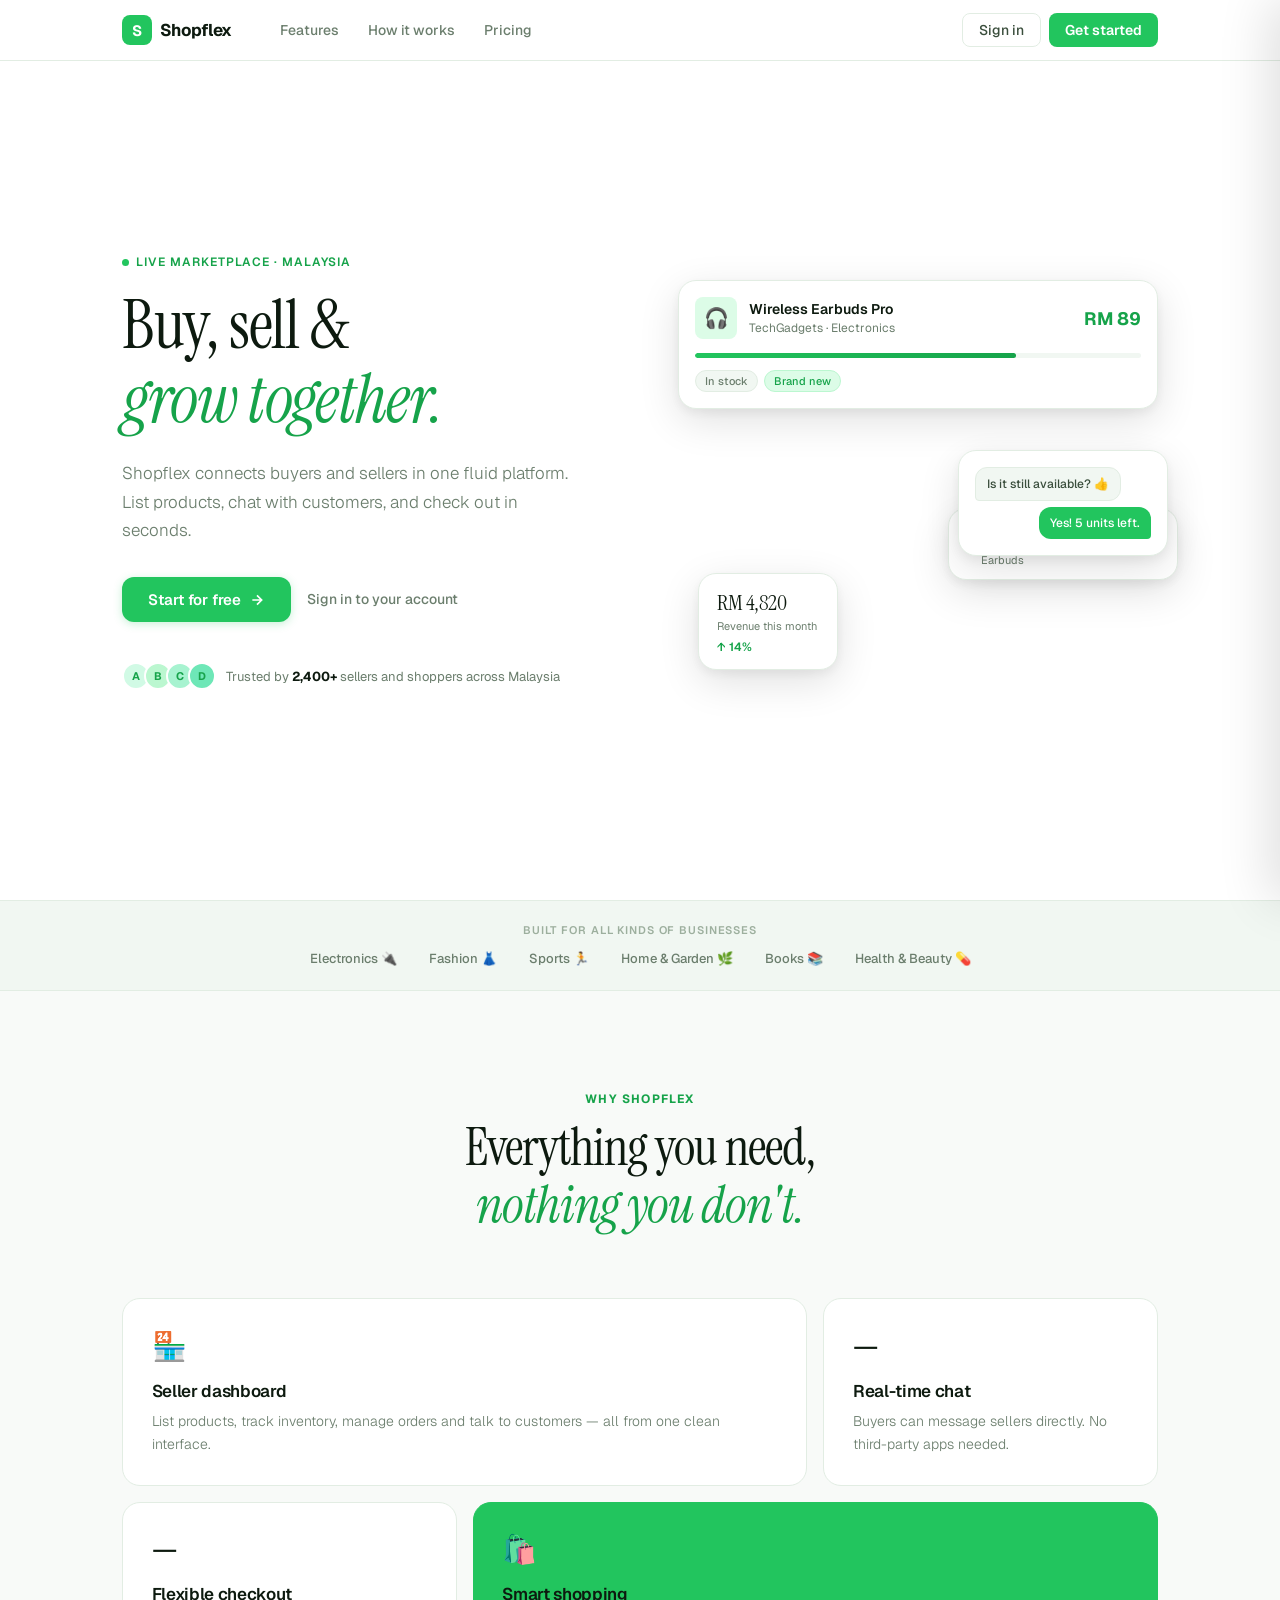
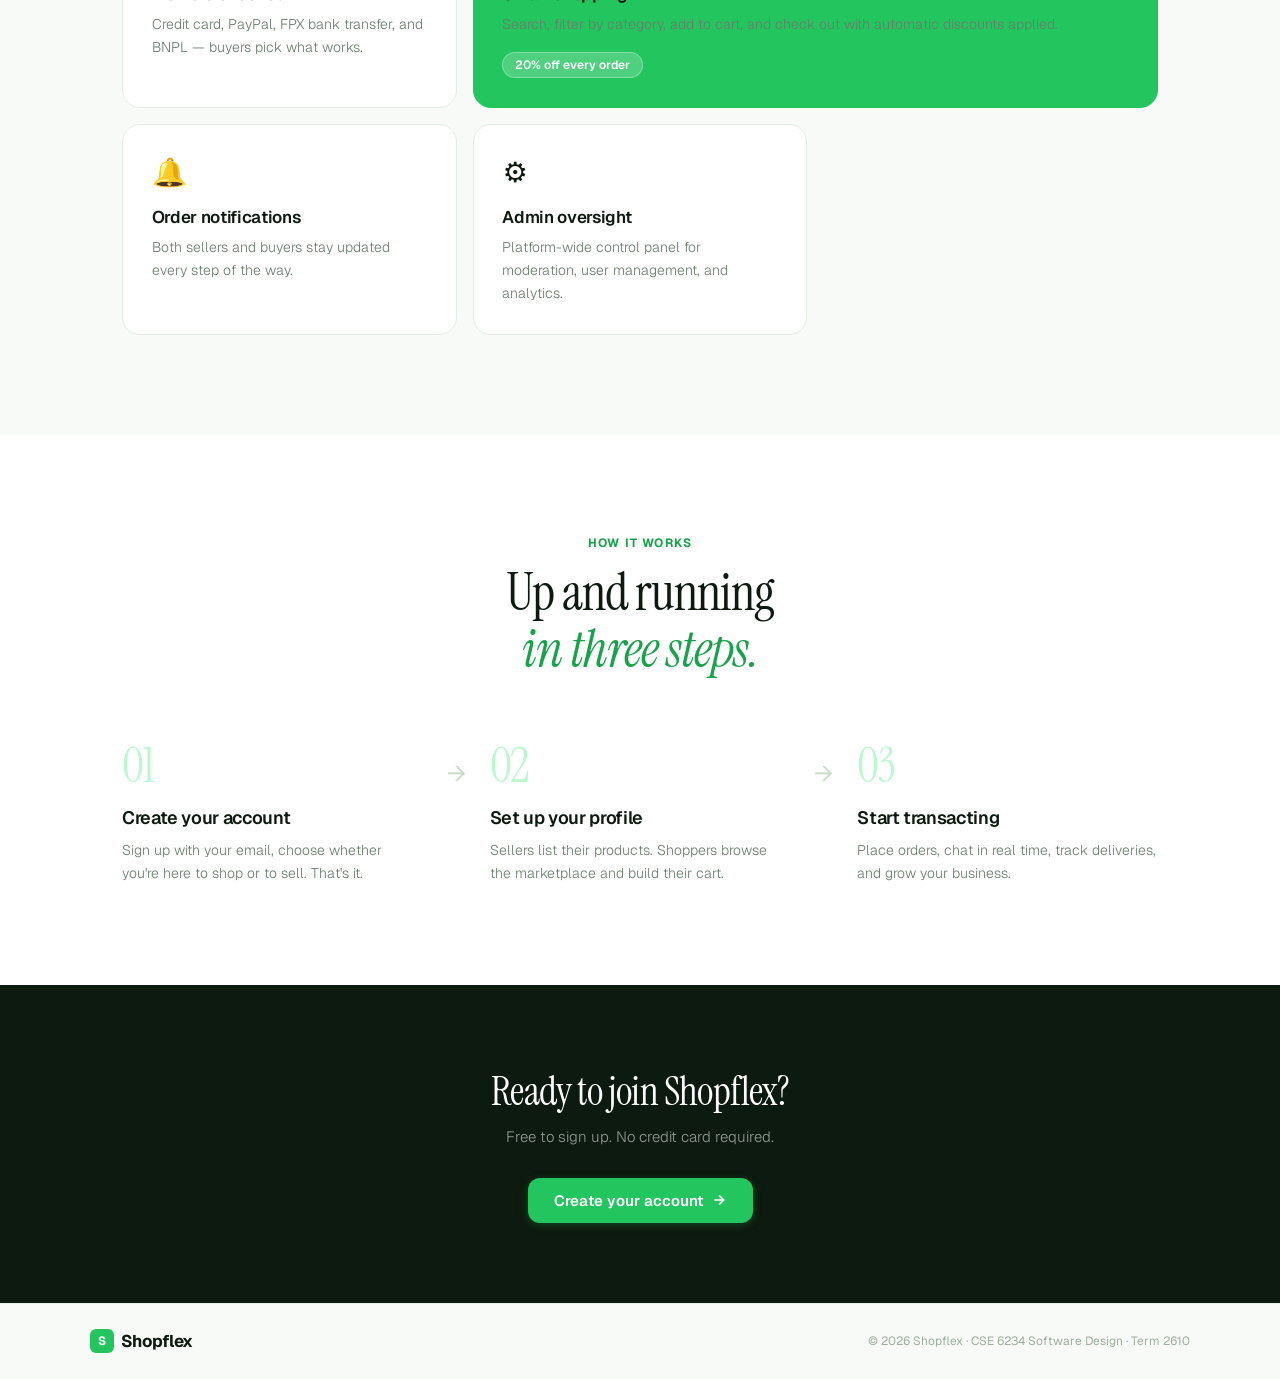
<file: index.html>
<!DOCTYPE html>
<html lang="en">
<head>
  <meta charset="UTF-8" />
  <meta name="viewport" content="width=device-width, initial-scale=1.0" />
  <title>Shopflex — The smarter marketplace</title>
  <link rel="preconnect" href="https://fonts.googleapis.com" />
  <link rel="preconnect" href="https://fonts.gstatic.com" crossorigin />
  <link href="https://fonts.googleapis.com/css2?family=Instrument+Serif:ital@0;1&family=Geist:wght@300;400;500;600;700&display=swap" rel="stylesheet" />
  <link rel="stylesheet" href="css/base.css" />
  <link rel="stylesheet" href="css/landing.css" />
  <link rel="stylesheet" href="css/auth.css" />
</head>
<body>

  <!-- ═══ NAVBAR ═══ -->
  <header class="navbar" id="navbar">
    <div class="nav-inner">
      <a class="nav-brand" href="#">
        <span class="brand-mark">S</span>
        <span class="brand-name">Shopflex</span>
      </a>
      <nav class="nav-links">
        <a href="#features">Features</a>
        <a href="#how">How it works</a>
        <a href="#pricing">Pricing</a>
      </nav>
      <div class="nav-actions">
        <button class="btn-nav-ghost" onclick="window.location.href='auth.html';">Sign in</button>
        <button class="btn-nav-green" onclick="window.location.href='auth.html';">Get started</button>
      </div>
    </div>
  </header>

  <!-- ═══ HERO ═══ -->
  <section class="hero">
    <div class="hero-inner">
      <div class="hero-label">
        <span class="label-dot"></span>
        Live marketplace · Malaysia
      </div>
      <h1 class="hero-heading">
        Buy, sell &amp;<br/>
        <em>grow together.</em>
      </h1>
      <p class="hero-sub">
        Shopflex connects buyers and sellers in one fluid platform.
        List products, chat with customers, and check out in seconds.
      </p>
      <div class="hero-cta">
        <button class="btn-hero-primary" onclick="window.location.href='auth.html';">
          Start for free
          <svg width="16" height="16" viewBox="0 0 24 24" fill="none" stroke="currentColor" stroke-width="2.5"><path d="M5 12h14M12 5l7 7-7 7"/></svg>
        </button>
        <button class="btn-hero-ghost" onclick="Auth.openPanel('login')">Sign in to your account</button>
      </div>

      <div class="hero-social-proof">
        <div class="proof-avatars">
          <div class="proof-av" style="background:#D1FAE5">A</div>
          <div class="proof-av" style="background:#BBF7D0">B</div>
          <div class="proof-av" style="background:#A7F3D0">C</div>
          <div class="proof-av" style="background:#6EE7B7">D</div>
        </div>
        <p class="proof-text">Trusted by <strong>2,400+</strong> sellers and shoppers across Malaysia</p>
      </div>
    </div>

    <!-- Hero visual -->
    <div class="hero-visual">
      <div class="hero-card card-main">
        <div class="hcard-top">
          <div class="hcard-avatar">🎧</div>
          <div>
            <div class="hcard-name">Wireless Earbuds Pro</div>
            <div class="hcard-seller">TechGadgets · Electronics</div>
          </div>
          <div class="hcard-price">RM 89</div>
        </div>
        <div class="hcard-bar">
          <div class="hcard-bar-fill"></div>
        </div>
        <div class="hcard-bottom">
          <span class="hcard-tag">In stock</span>
          <span class="hcard-tag hcard-tag-green">Brand new</span>
        </div>
      </div>

      <div class="hero-card card-notif">
        <div class="notif-dot"></div>
        <div class="notif-body">
          <strong>New order!</strong>
          <p>Ali Hassan bought Wireless Earbuds</p>
        </div>
        <div class="notif-time">now</div>
      </div>

      <div class="hero-card card-stat">
        <div class="stat-value">RM 4,820</div>
        <div class="stat-label">Revenue this month</div>
        <div class="stat-trend">↑ 14%</div>
      </div>

      <div class="hero-card card-msg">
        <div class="msg-bubble msg-in">Is it still available? 👍</div>
        <div class="msg-bubble msg-out">Yes! 5 units left.</div>
      </div>
    </div>
  </section>

  <!-- ═══ LOGO STRIP ═══ -->
  <div class="logo-strip">
    <div class="strip-label">Built for all kinds of businesses</div>
    <div class="strip-items">
      <span>Electronics 🔌</span>
      <span>Fashion 👗</span>
      <span>Sports 🏃</span>
      <span>Home & Garden 🌿</span>
      <span>Books 📚</span>
      <span>Health & Beauty 💊</span>
    </div>
  </div>

  <!-- ═══ FEATURES ═══ -->
  <section class="features" id="features">
    <div class="section-inner">
      <div class="section-header">
        <p class="section-eyebrow">Why Shopflex</p>
        <h2 class="section-title">Everything you need,<br/><em>nothing you don't.</em></h2>
      </div>
      <div class="features-grid">
        <div class="feature-card feature-large">
          <div class="feat-icon">🏪</div>
          <h3>Seller dashboard</h3>
          <p>List products, track inventory, manage orders and talk to customers — all from one clean interface.</p>
        </div>
        <div class="feature-card">
          <div class="feat-icon">—</div>
          <h3>Real-time chat</h3>
          <p>Buyers can message sellers directly. No third-party apps needed.</p>
        </div>
        <div class="feature-card">
          <div class="feat-icon">—</div>
          <h3>Flexible checkout</h3>
          <p>Credit card, PayPal, FPX bank transfer, and BNPL — buyers pick what works.</p>
        </div>
        <div class="feature-card feature-large feature-green">
          <div class="feat-icon">🛍️</div>
          <h3>Smart shopping</h3>
          <p>Search, filter by category, add to cart, and check out with automatic discounts applied.</p>
          <div class="feat-badge">20% off every order</div>
        </div>
        <div class="feature-card">
          <div class="feat-icon">🔔</div>
          <h3>Order notifications</h3>
          <p>Both sellers and buyers stay updated every step of the way.</p>
        </div>
        <div class="feature-card">
          <div class="feat-icon">⚙️</div>
          <h3>Admin oversight</h3>
          <p>Platform-wide control panel for moderation, user management, and analytics.</p>
        </div>
      </div>
    </div>
  </section>

  <!-- ═══ HOW IT WORKS ═══ -->
  <section class="how" id="how">
    <div class="section-inner">
      <div class="section-header">
        <p class="section-eyebrow">How it works</p>
        <h2 class="section-title">Up and running<br/><em>in three steps.</em></h2>
      </div>
      <div class="steps-layout">
        <div class="step-col" onclick="Auth.openPanel('signup')">
          <div class="step-num">01</div>
          <h3>Create your account</h3>
          <p>Sign up with your email, choose whether you're here to shop or to sell. That's it.</p>
        </div>
        <div class="step-arrow">→</div>
        <div class="step-col">
          <div class="step-num">02</div>
          <h3>Set up your profile</h3>
          <p>Sellers list their products. Shoppers browse the marketplace and build their cart.</p>
        </div>
        <div class="step-arrow">→</div>
        <div class="step-col">
          <div class="step-num">03</div>
          <h3>Start transacting</h3>
          <p>Place orders, chat in real time, track deliveries, and grow your business.</p>
        </div>
      </div>
    </div>
  </section>

  <!-- ═══ CTA BANNER ═══ -->
  <section class="cta-banner">
    <div class="cta-inner">
      <h2>Ready to join Shopflex?</h2>
      <p>Free to sign up. No credit card required.</p>
      <button class="btn-hero-primary" onclick="Auth.openPanel('signup')">
        Create your account
        <svg width="16" height="16" viewBox="0 0 24 24" fill="none" stroke="currentColor" stroke-width="2.5"><path d="M5 12h14M12 5l7 7-7 7"/></svg>
      </button>
    </div>
  </section>

  <!-- ═══ FOOTER ═══ -->
  <footer class="footer">
    <div class="footer-inner">
      <div class="footer-brand">
        <span class="brand-mark sm">S</span>
        <span class="brand-name">Shopflex</span>
      </div>
      <p class="footer-copy">© 2026 Shopflex · CSE 6234 Software Design · Term 2610</p>
    </div>
  </footer>


  <!-- ═══ AUTH PANEL (slide-in) ═══ -->
  <div class="auth-backdrop" id="auth-backdrop" onclick="Auth.closePanel()"></div>

  <div class="auth-panel" id="auth-panel">
    <div class="panel-inner">

      <!-- Close -->
      <button class="panel-close" onclick="Auth.closePanel()">
        <svg width="18" height="18" viewBox="0 0 24 24" fill="none" stroke="currentColor" stroke-width="2"><path d="M18 6L6 18M6 6l12 12"/></svg>
      </button>

      <!-- Brand -->
      <div class="panel-brand">
        <span class="brand-mark sm">S</span>
        <span class="brand-name">Shopflex</span>
      </div>

      <!-- Tabs -->
      <div class="panel-tabs">
        <button class="panel-tab active" id="tab-login" onclick="Auth.switchTab('login')">Sign in</button>
        <button class="panel-tab" id="tab-signup" onclick="Auth.switchTab('signup')">Create account</button>
      </div>

      <!-- Error -->
      <div class="auth-error" id="auth-error" style="display:none"></div>

      <!-- ── LOGIN FORM ── -->
      <form id="form-login" class="auth-form" onsubmit="Auth.login(event)">
        <div class="field-group">
          <label class="field-label">Email address</label>
          <input class="field-input" id="login-email" type="email" placeholder="you@example.com" required autocomplete="email" />
        </div>
        <div class="field-group">
          <label class="field-label">Password</label>
          <div class="input-wrap">
            <input class="field-input" id="login-password" type="password" placeholder="••••••••" required autocomplete="current-password" />
            <button type="button" class="pw-toggle" onclick="Auth.togglePw('login-password', this)">
              <svg width="14" height="14" viewBox="0 0 24 24" fill="none" stroke="currentColor" stroke-width="2"><path d="M1 12s4-8 11-8 11 8 11 8-4 8-11 8-11-8-11-8z"/><circle cx="12" cy="12" r="3"/></svg>
            </button>
          </div>
        </div>
        <button type="submit" class="btn-submit" id="btn-login">
          <span class="btn-label">Sign in</span>
          <span class="btn-spin" style="display:none"></span>
        </button>
        <p class="form-hint">Admin? Use your admin credentials.</p>
      </form>

      <!-- ── SIGNUP FORM ── -->
      <form id="form-signup" class="auth-form" style="display:none" onsubmit="Auth.signup(event)">

        <!-- Step 1: Role picker -->
        <div id="signup-step-1">
          <p class="step-label">Step 1 of 2 · Choose your role</p>
          <div class="role-grid">
            <button type="button" class="role-card selected" data-role="client" onclick="Auth.pickRole('client', this)">
              <div class="role-card-icon">🛍️</div>
              <div class="role-card-name">I want to shop</div>
              <div class="role-card-desc">Browse products and buy from sellers</div>
              <div class="role-check" id="check-client">+</div>
            </button>
            <button type="button" class="role-card" data-role="seller" onclick="Auth.pickRole('seller', this)">
              <div class="role-card-icon">—</div>
              <div class="role-card-name">I want to sell</div>
              <div class="role-card-desc">List products and manage a storefront</div>
              <div class="role-check" id="check-seller" style="display:none">+</div>
            </button>
          </div>
          <button type="button" class="btn-submit" onclick="Auth.goToStep2()">
            Continue
            <svg width="14" height="14" viewBox="0 0 24 24" fill="none" stroke="currentColor" stroke-width="2"><path d="M5 12h14M12 5l7 7-7 7"/></svg>
          </button>
        </div>

        <!-- Step 2: Info -->
        <div id="signup-step-2" style="display:none">
          <div class="step-back-row">
            <button type="button" class="btn-back" onclick="Auth.backToStep1()">
              <svg width="14" height="14" viewBox="0 0 24 24" fill="none" stroke="currentColor" stroke-width="2"><path d="M19 12H5M12 19l-7-7 7-7"/></svg>
              Back
            </button>
            <p class="step-label" style="margin:0">Step 2 of 2 · Your details</p>
          </div>

          <div class="selected-role-badge" id="selected-role-badge"></div>

          <div class="field-group">
            <label class="field-label">Full name</label>
            <input class="field-input" id="signup-name" type="text" placeholder="Ahmad bin Ali" required />
          </div>
          <div class="field-group">
            <label class="field-label">Email address</label>
            <input class="field-input" id="signup-email" type="email" placeholder="you@example.com" required autocomplete="email" />
          </div>
          <div class="field-group">
            <label class="field-label">Password</label>
            <div class="input-wrap">
              <input class="field-input" id="signup-password" type="password" placeholder="Min. 8 characters" required minlength="8" autocomplete="new-password" />
              <button type="button" class="pw-toggle" onclick="Auth.togglePw('signup-password', this)">
                <svg width="14" height="14" viewBox="0 0 24 24" fill="none" stroke="currentColor" stroke-width="2"><path d="M1 12s4-8 11-8 11 8 11 8-4 8-11 8-11-8-11-8z"/><circle cx="12" cy="12" r="3"/></svg>
              </button>
            </div>
            <div class="pw-strength" id="pw-strength"></div>
          </div>

          <button type="submit" class="btn-submit" id="btn-signup">
            <span class="btn-label">Create account</span>
            <span class="btn-spin" style="display:none"></span>
          </button>
          <p class="form-hint">By signing up you agree to our Terms of Service.</p>
        </div>
      </form>

    </div>
  </div>

  <!-- Toast -->
  <div id="toast-wrap"></div>

  <!-- Scripts -->
  <script src="js/config.js"></script>
  <script src="js/auth.js"></script>

</body>
</html>
</file>
<file: css/base.css>
/* ═══════════════════════════════════
   css/base.css — Shopflex tokens & reset
═══════════════════════════════════ */

:root {
  /* Palette */
  --white:       #FFFFFF;
  --off-white:   #F8FAF8;
  --surface:     #F1F7F2;
  --border:      #E2EDE3;
  --border-dark: #C9DCC9;

  --green:       #22C55E;
  --green-dark:  #16A34A;
  --green-light: #DCFCE7;
  --green-mid:   #BBF7D0;
  --green-dim:   rgba(34,197,94,0.10);

  --ink:         #0D1A0F;
  --ink2:        #3A4E3C;
  --ink3:        #6B7E6D;
  --ink4:        #9DAF9E;

  --red:         #EF4444;
  --red-dim:     rgba(239,68,68,0.10);
  --amber:       #F59E0B;

  /* Typography */
  --font-serif: 'Instrument Serif', Georgia, serif;
  --font-sans:  'Geist', system-ui, sans-serif;

  /* Radius */
  --r-sm: 8px;
  --r:    12px;
  --r-lg: 18px;
  --r-xl: 24px;

  /* Shadow */
  --shadow-sm: 0 1px 3px rgba(0,0,0,0.06), 0 1px 2px rgba(0,0,0,0.04);
  --shadow:    0 4px 16px rgba(0,0,0,0.08), 0 1px 3px rgba(0,0,0,0.04);
  --shadow-lg: 0 12px 40px rgba(0,0,0,0.12), 0 4px 12px rgba(0,0,0,0.06);
  --shadow-xl: 0 24px 64px rgba(0,0,0,0.14), 0 8px 24px rgba(0,0,0,0.08);

  /* Easing */
  --spring: cubic-bezier(0.34, 1.56, 0.64, 1);
  --ease:   cubic-bezier(0.25, 0.46, 0.45, 0.94);
}

*, *::before, *::after { box-sizing: border-box; margin: 0; padding: 0; }
html { scroll-behavior: smooth; font-size: 16px; }
body {
  font-family: var(--font-sans);
  background: var(--white);
  color: var(--ink);
  -webkit-font-smoothing: antialiased;
  overflow-x: hidden;
}
::selection { background: var(--green-mid); color: var(--ink); }

::-webkit-scrollbar { width: 5px; }
::-webkit-scrollbar-track { background: var(--off-white); }
::-webkit-scrollbar-thumb { background: var(--border-dark); border-radius: 99px; }

/* ── RESET ── */
button, input, select, textarea { font-family: var(--font-sans); }
button { cursor: pointer; border: none; background: none; }
a { text-decoration: none; color: inherit; }
img { display: block; max-width: 100%; }

/* ── ANIMATIONS ── */
@keyframes fadeUp {
  from { opacity: 0; transform: translateY(24px); }
  to   { opacity: 1; transform: translateY(0); }
}
@keyframes fadeIn {
  from { opacity: 0; }
  to   { opacity: 1; }
}
@keyframes spin {
  to { transform: rotate(360deg); }
}
@keyframes shake {
  0%,100% { transform: translateX(0); }
  20%      { transform: translateX(-5px); }
  40%      { transform: translateX(5px); }
  60%      { transform: translateX(-3px); }
  80%      { transform: translateX(3px); }
}
@keyframes float {
  0%,100% { transform: translateY(0px) rotate(0deg); }
  33%     { transform: translateY(-8px) rotate(1deg); }
  66%     { transform: translateY(-4px) rotate(-1deg); }
}
@keyframes floatB {
  0%,100% { transform: translateY(0px) rotate(0deg); }
  33%     { transform: translateY(-12px) rotate(-2deg); }
  66%     { transform: translateY(-5px) rotate(1deg); }
}
@keyframes floatC {
  0%,100% { transform: translateY(0px); }
  50%     { transform: translateY(-6px); }
}
@keyframes barGrow {
  from { width: 0%; }
  to   { width: 72%; }
}
@keyframes toastSlide {
  from { opacity: 0; transform: translateY(12px) scale(0.96); }
  to   { opacity: 1; transform: translateY(0) scale(1); }
}
@keyframes panelIn {
  from { transform: translateX(100%); }
  to   { transform: translateX(0); }
}
@keyframes notifPop {
  0%   { opacity: 0; transform: translateY(10px) scale(0.95); }
  60%  { transform: translateY(-2px) scale(1.02); }
  100% { opacity: 1; transform: translateY(0) scale(1); }
}
@keyframes pulse {
  0%,100% { box-shadow: 0 0 0 0 rgba(34,197,94,0.4); }
  50%     { box-shadow: 0 0 0 6px rgba(34,197,94,0); }
}

.fade-up   { animation: fadeUp 0.6s var(--ease) both; }
.fade-up-1 { animation: fadeUp 0.6s 0.1s var(--ease) both; }
.fade-up-2 { animation: fadeUp 0.6s 0.2s var(--ease) both; }
.fade-up-3 { animation: fadeUp 0.6s 0.3s var(--ease) both; }
.fade-up-4 { animation: fadeUp 0.6s 0.4s var(--ease) both; }

/* ── TOAST ── */
#toast-wrap {
  position: fixed;
  bottom: 24px;
  right: 24px;
  z-index: 9999;
  display: flex;
  flex-direction: column;
  gap: 8px;
  pointer-events: none;
}
.toast {
  display: flex;
  align-items: center;
  gap: 8px;
  padding: 11px 16px;
  background: var(--ink);
  color: var(--white);
  border-radius: var(--r);
  font-size: 13px;
  font-weight: 500;
  box-shadow: var(--shadow-lg);
  animation: toastSlide 0.3s var(--spring) both;
  pointer-events: auto;
  max-width: 300px;
}
.toast-success { background: var(--green-dark); }
.toast-error   { background: var(--red); }
.toast-icon    { font-size: 14px; flex-shrink: 0; }
</file>
<file: css/landing.css>
/* ═══════════════════════════════════
   css/landing.css — Landing page styles
═══════════════════════════════════ */

/* ── NAVBAR ── */
.navbar {
  position: fixed;
  top: 0; left: 0; right: 0;
  z-index: 100;
  background: rgba(255,255,255,0.88);
  backdrop-filter: blur(16px) saturate(1.8);
  -webkit-backdrop-filter: blur(16px) saturate(1.8);
  border-bottom: 1px solid var(--border);
  transition: box-shadow 0.3s;
}
.navbar.scrolled { box-shadow: var(--shadow); }

.nav-inner {
  max-width: 1100px;
  margin: 0 auto;
  padding: 0 2rem;
  height: 60px;
  display: flex;
  align-items: center;
  gap: 2rem;
}

.nav-brand {
  display: flex;
  align-items: center;
  gap: 8px;
  flex-shrink: 0;
}
.brand-mark {
  width: 30px; height: 30px;
  background: var(--green);
  color: #fff;
  border-radius: 8px;
  display: flex;
  align-items: center;
  justify-content: center;
  font-weight: 700;
  font-size: 15px;
  flex-shrink: 0;
}
.brand-mark.sm { width: 24px; height: 24px; font-size: 12px; border-radius: 6px; }
.brand-name {
  font-weight: 700;
  font-size: 17px;
  color: var(--ink);
  letter-spacing: -0.03em;
}

.nav-links {
  display: flex;
  gap: 1.8rem;
  margin-left: 1rem;
  flex: 1;
}
.nav-links a {
  font-size: 14px;
  font-weight: 500;
  color: var(--ink3);
  transition: color 0.2s;
}
.nav-links a:hover { color: var(--ink); }

.nav-actions { display: flex; gap: 8px; margin-left: auto; }

.btn-nav-ghost {
  padding: 7px 16px;
  border-radius: var(--r-sm);
  font-size: 14px;
  font-weight: 500;
  color: var(--ink2);
  background: transparent;
  border: 1px solid var(--border);
  transition: all 0.18s;
}
.btn-nav-ghost:hover { background: var(--surface); border-color: var(--border-dark); }

.btn-nav-green {
  padding: 7px 16px;
  border-radius: var(--r-sm);
  font-size: 14px;
  font-weight: 600;
  color: #fff;
  background: var(--green);
  transition: all 0.2s var(--spring);
}
.btn-nav-green:hover { background: var(--green-dark); transform: translateY(-1px); box-shadow: 0 4px 14px rgba(34,197,94,0.35); }

/* ── HERO ── */
.hero {
  min-height: 100vh;
  padding: 120px 2rem 80px;
  max-width: 1100px;
  margin: 0 auto;
  display: grid;
  grid-template-columns: 1fr 480px;
  gap: 4rem;
  align-items: center;
}

.hero-label {
  display: inline-flex;
  align-items: center;
  gap: 7px;
  font-size: 12px;
  font-weight: 600;
  color: var(--green-dark);
  text-transform: uppercase;
  letter-spacing: 0.08em;
  margin-bottom: 1.2rem;
  animation: fadeUp 0.6s var(--ease) both;
}
.label-dot {
  width: 7px; height: 7px;
  background: var(--green);
  border-radius: 50%;
  animation: pulse 2s ease-in-out infinite;
}

.hero-heading {
  font-family: var(--font-serif);
  font-size: clamp(44px, 6vw, 68px);
  font-weight: 400;
  line-height: 1.08;
  letter-spacing: -0.02em;
  color: var(--ink);
  margin-bottom: 1.4rem;
  animation: fadeUp 0.6s 0.08s var(--ease) both;
}
.hero-heading em {
  font-style: italic;
  color: var(--green-dark);
}

.hero-sub {
  font-size: 17px;
  font-weight: 300;
  color: var(--ink3);
  line-height: 1.7;
  max-width: 460px;
  margin-bottom: 2rem;
  animation: fadeUp 0.6s 0.16s var(--ease) both;
}

.hero-cta {
  display: flex;
  align-items: center;
  gap: 12px;
  flex-wrap: wrap;
  margin-bottom: 2.5rem;
  animation: fadeUp 0.6s 0.24s var(--ease) both;
}

.btn-hero-primary {
  display: inline-flex;
  align-items: center;
  gap: 8px;
  padding: 13px 26px;
  background: var(--green);
  color: #fff;
  border-radius: var(--r);
  font-size: 15px;
  font-weight: 600;
  transition: all 0.2s var(--spring);
  box-shadow: 0 2px 8px rgba(34,197,94,0.25);
}
.btn-hero-primary:hover {
  background: var(--green-dark);
  transform: translateY(-2px);
  box-shadow: 0 8px 24px rgba(34,197,94,0.4);
}

.btn-hero-ghost {
  font-size: 14px;
  font-weight: 500;
  color: var(--ink3);
  padding: 8px 4px;
  border-bottom: 1px solid transparent;
  transition: all 0.18s;
}
.btn-hero-ghost:hover { color: var(--ink); border-bottom-color: var(--ink); }

.hero-social-proof {
  display: flex;
  align-items: center;
  gap: 10px;
  animation: fadeUp 0.6s 0.32s var(--ease) both;
}
.proof-avatars {
  display: flex;
}
.proof-av {
  width: 28px; height: 28px;
  border-radius: 50%;
  display: flex;
  align-items: center;
  justify-content: center;
  font-size: 11px;
  font-weight: 700;
  color: var(--green-dark);
  border: 2px solid var(--white);
  margin-left: -6px;
}
.proof-av:first-child { margin-left: 0; }
.proof-text { font-size: 13px; color: var(--ink3); }
.proof-text strong { color: var(--ink); }

/* ── HERO VISUAL ── */
.hero-visual {
  position: relative;
  height: 440px;
  animation: fadeUp 0.7s 0.2s var(--ease) both;
}

.hero-card {
  position: absolute;
  background: var(--white);
  border: 1px solid var(--border);
  border-radius: var(--r-lg);
  box-shadow: var(--shadow-lg);
  padding: 16px;
}

.card-main {
  top: 30px; left: 0; right: 0;
  animation: float 7s ease-in-out infinite;
}
.hcard-top {
  display: flex;
  align-items: center;
  gap: 12px;
  margin-bottom: 14px;
}
.hcard-avatar {
  width: 42px; height: 42px;
  background: var(--green-light);
  border-radius: var(--r-sm);
  display: flex;
  align-items: center;
  justify-content: center;
  font-size: 20px;
  flex-shrink: 0;
}
.hcard-name { font-size: 14px; font-weight: 600; }
.hcard-seller { font-size: 12px; color: var(--ink3); margin-top: 2px; }
.hcard-price { font-size: 18px; font-weight: 700; color: var(--green-dark); margin-left: auto; white-space: nowrap; }
.hcard-bar { background: var(--surface); border-radius: 99px; height: 5px; margin-bottom: 12px; overflow: hidden; }
.hcard-bar-fill { height: 100%; background: linear-gradient(90deg, var(--green), var(--green-dark)); border-radius: 99px; animation: barGrow 2s 0.8s var(--ease) both; }
.hcard-bottom { display: flex; gap: 6px; }
.hcard-tag {
  font-size: 11px; font-weight: 500;
  padding: 3px 9px;
  border-radius: 99px;
  background: var(--surface);
  color: var(--ink3);
  border: 1px solid var(--border);
}
.hcard-tag-green { background: var(--green-light); color: var(--green-dark); border-color: var(--green-mid); }

.card-notif {
  bottom: 110px; right: -20px;
  width: 230px;
  display: flex;
  align-items: flex-start;
  gap: 10px;
  padding: 12px 14px;
  animation: notifPop 0.6s 1.2s var(--spring) both, floatB 8s 1.8s ease-in-out infinite;
}
.notif-dot {
  width: 8px; height: 8px;
  background: var(--green);
  border-radius: 50%;
  flex-shrink: 0;
  margin-top: 4px;
  animation: pulse 2s ease-in-out infinite;
}
.notif-body strong { font-size: 12px; font-weight: 600; display: block; }
.notif-body p { font-size: 11px; color: var(--ink3); margin-top: 2px; }
.notif-time { font-size: 10px; color: var(--ink4); margin-left: auto; flex-shrink: 0; }

.card-stat {
  bottom: 20px; left: 20px;
  padding: 14px 18px;
  min-width: 140px;
  animation: notifPop 0.6s 1.5s var(--spring) both, floatC 9s 2s ease-in-out infinite;
}
.stat-value { font-family: var(--font-serif); font-size: 22px; font-weight: 400; letter-spacing: -0.02em; }
.stat-label { font-size: 11px; color: var(--ink3); margin-top: 2px; }
.stat-trend { font-size: 12px; font-weight: 600; color: var(--green-dark); margin-top: 6px; }

.card-msg {
  top: 200px; right: -10px;
  width: 210px;
  display: flex;
  flex-direction: column;
  gap: 6px;
  animation: notifPop 0.6s 1.8s var(--spring) both, float 10s 2.4s ease-in-out infinite;
}
.msg-bubble {
  padding: 8px 11px;
  border-radius: var(--r);
  font-size: 12px;
  font-weight: 500;
  max-width: 85%;
}
.msg-in  { background: var(--surface); border: 1px solid var(--border); color: var(--ink2); align-self: flex-start; border-bottom-left-radius: 4px; }
.msg-out { background: var(--green); color: #fff; align-self: flex-end; border-bottom-right-radius: 4px; }

/* ── LOGO STRIP ── */
.logo-strip {
  background: var(--surface);
  border-top: 1px solid var(--border);
  border-bottom: 1px solid var(--border);
  padding: 1.4rem 2rem;
  overflow: hidden;
}
.strip-label {
  text-align: center;
  font-size: 11px;
  font-weight: 600;
  color: var(--ink4);
  text-transform: uppercase;
  letter-spacing: 0.08em;
  margin-bottom: 0.8rem;
}
.strip-items {
  display: flex;
  justify-content: center;
  gap: 2rem;
  flex-wrap: wrap;
}
.strip-items span {
  font-size: 13px;
  font-weight: 500;
  color: var(--ink3);
}

/* ── SHARED SECTION STYLES ── */
.section-inner {
  max-width: 1100px;
  margin: 0 auto;
  padding: 100px 2rem;
}
.section-header {
  text-align: center;
  margin-bottom: 4rem;
}
.section-eyebrow {
  font-size: 12px;
  font-weight: 700;
  color: var(--green-dark);
  text-transform: uppercase;
  letter-spacing: 0.1em;
  margin-bottom: 0.8rem;
}
.section-title {
  font-family: var(--font-serif);
  font-size: clamp(34px, 4.5vw, 52px);
  font-weight: 400;
  line-height: 1.1;
  letter-spacing: -0.02em;
  color: var(--ink);
}
.section-title em { font-style: italic; color: var(--green-dark); }

/* ── FEATURES ── */
.features { background: var(--off-white); }
.features-grid {
  display: grid;
  grid-template-columns: repeat(3, 1fr);
  gap: 1rem;
}
.feature-card {
  background: var(--white);
  border: 1px solid var(--border);
  border-radius: var(--r-lg);
  padding: 1.8rem;
  transition: all 0.25s var(--spring);
}
.feature-card:hover {
  border-color: var(--border-dark);
  transform: translateY(-3px);
  box-shadow: var(--shadow);
}
.feature-large { grid-column: span 2; }
.feature-green {
  background: var(--green);
  border-color: var(--green);
  color: #fff;
}
.feature-green h3 { color: #fff; }
.feature-green p  { color: rgba(255,255,255,0.85); }
.feat-icon { font-size: 28px; margin-bottom: 1rem; }
.feature-card h3 { font-size: 17px; font-weight: 600; margin-bottom: 0.5rem; color: var(--ink); letter-spacing: -0.02em; }
.feature-card p  { font-size: 14px; color: var(--ink3); line-height: 1.65; font-weight: 300; }
.feat-badge {
  display: inline-block;
  margin-top: 1rem;
  background: rgba(255,255,255,0.2);
  color: #fff;
  font-size: 12px;
  font-weight: 600;
  padding: 4px 12px;
  border-radius: 99px;
  border: 1px solid rgba(255,255,255,0.3);
}

/* ── HOW IT WORKS ── */
.steps-layout {
  display: flex;
  align-items: flex-start;
  gap: 1.5rem;
}
.step-col {
  flex: 1;
  cursor: pointer;
  transition: transform 0.2s var(--spring);
}
.step-col:hover { transform: translateY(-3px); }
.step-num {
  font-family: var(--font-serif);
  font-size: 48px;
  font-weight: 400;
  color: var(--green-mid);
  line-height: 1;
  margin-bottom: 1rem;
  letter-spacing: -0.03em;
}
.step-col h3 { font-size: 18px; font-weight: 600; color: var(--ink); margin-bottom: 0.6rem; letter-spacing: -0.02em; }
.step-col p  { font-size: 14px; color: var(--ink3); line-height: 1.65; font-weight: 300; }
.step-arrow {
  font-size: 24px;
  color: var(--border-dark);
  padding-top: 16px;
  flex-shrink: 0;
}

/* ── CTA BANNER ── */
.cta-banner {
  background: var(--ink);
  padding: 80px 2rem;
}
.cta-inner {
  max-width: 600px;
  margin: 0 auto;
  text-align: center;
}
.cta-inner h2 {
  font-family: var(--font-serif);
  font-size: 40px;
  font-weight: 400;
  color: var(--white);
  margin-bottom: 0.6rem;
  letter-spacing: -0.02em;
}
.cta-inner p { font-size: 15px; color: rgba(255,255,255,0.55); margin-bottom: 2rem; font-weight: 300; }
.cta-inner .btn-hero-primary { display: inline-flex; }

/* ── FOOTER ── */
.footer {
  background: var(--off-white);
  border-top: 1px solid var(--border);
  padding: 1.6rem 2rem;
}
.footer-inner {
  max-width: 1100px;
  margin: 0 auto;
  display: flex;
  align-items: center;
  justify-content: space-between;
  gap: 1rem;
}
.footer-brand { display: flex; align-items: center; gap: 7px; }
.footer-copy { font-size: 12px; color: var(--ink4); }
</file>
<file: css/auth.css>
/* ═══════════════════════════════════
   css/auth.css — Auth panel styles
═══════════════════════════════════ */

/* ── BACKDROP ── */
.auth-backdrop {
  position: fixed;
  inset: 0;
  background: rgba(13, 26, 15, 0.45);
  backdrop-filter: blur(4px);
  z-index: 200;
  opacity: 0;
  pointer-events: none;
  transition: opacity 0.35s var(--ease);
}
.auth-backdrop.open {
  opacity: 1;
  pointer-events: auto;
}

/* ── PANEL ── */
.auth-panel {
  position: fixed;
  top: 0; right: 0; bottom: 0;
  width: 420px;
  max-width: 100vw;
  background: var(--white);
  border-left: 1px solid var(--border);
  box-shadow: -12px 0 48px rgba(0,0,0,0.12);
  z-index: 201;
  transform: translateX(100%);
  transition: transform 0.4s var(--spring);
  overflow-y: auto;
}
.auth-panel.open {
  transform: translateX(0);
}

.panel-inner {
  padding: 2rem;
  min-height: 100%;
  display: flex;
  flex-direction: column;
}

/* ── CLOSE ── */
.panel-close {
  position: absolute;
  top: 1.2rem; right: 1.2rem;
  width: 32px; height: 32px;
  border-radius: 50%;
  display: flex;
  align-items: center;
  justify-content: center;
  background: var(--surface);
  border: 1px solid var(--border);
  color: var(--ink3);
  transition: all 0.18s;
}
.panel-close:hover { background: var(--border); color: var(--ink); }

/* ── BRAND ── */
.panel-brand {
  display: flex;
  align-items: center;
  gap: 7px;
  margin-bottom: 2rem;
}

/* ── TABS ── */
.panel-tabs {
  display: flex;
  background: var(--surface);
  border-radius: var(--r-sm);
  padding: 4px;
  gap: 4px;
  margin-bottom: 1.8rem;
  border: 1px solid var(--border);
}
.panel-tab {
  flex: 1;
  padding: 9px;
  border-radius: var(--r-sm);
  font-size: 14px;
  font-weight: 500;
  color: var(--ink3);
  background: transparent;
  transition: all 0.2s var(--ease);
}
.panel-tab.active {
  background: var(--white);
  color: var(--ink);
  box-shadow: var(--shadow-sm);
}
.panel-tab:hover:not(.active) { color: var(--ink); }

/* ── ERROR ── */
.auth-error {
  background: var(--red-dim);
  border: 1px solid rgba(239,68,68,0.2);
  border-radius: var(--r-sm);
  padding: 10px 14px;
  font-size: 13px;
  color: var(--red);
  margin-bottom: 1.2rem;
  line-height: 1.5;
}
.auth-error.shake { animation: shake 0.4s var(--ease); }

/* ── FORMS ── */
.auth-form {
  display: flex;
  flex-direction: column;
  gap: 0;
  flex: 1;
}
.field-group { margin-bottom: 1.1rem; }
.field-label {
  display: block;
  font-size: 12px;
  font-weight: 600;
  color: var(--ink2);
  margin-bottom: 6px;
  letter-spacing: 0.01em;
}
.input-wrap { position: relative; }
.field-input {
  width: 100%;
  background: var(--white);
  border: 1.5px solid var(--border);
  border-radius: var(--r-sm);
  padding: 11px 14px;
  color: var(--ink);
  font-size: 14px;
  outline: none;
  transition: border-color 0.2s, box-shadow 0.2s;
}
.field-input:focus {
  border-color: var(--green);
  box-shadow: 0 0 0 3px var(--green-dim);
}
.field-input:hover:not(:focus) { border-color: var(--border-dark); }
.field-input::placeholder { color: var(--ink4); }

.pw-toggle {
  position: absolute;
  right: 12px; top: 50%;
  transform: translateY(-50%);
  color: var(--ink4);
  padding: 4px;
  transition: color 0.15s;
}
.pw-toggle:hover { color: var(--ink2); }

/* Password strength bar */
.pw-strength {
  height: 3px;
  border-radius: 99px;
  margin-top: 6px;
  background: var(--border);
  overflow: hidden;
  transition: all 0.3s;
}
.pw-strength::after {
  content: '';
  display: block;
  height: 100%;
  border-radius: 99px;
  transition: width 0.4s var(--ease), background 0.3s;
}
.pw-strength[data-level="1"]::after { width: 25%; background: var(--red); }
.pw-strength[data-level="2"]::after { width: 50%; background: var(--amber); }
.pw-strength[data-level="3"]::after { width: 75%; background: var(--green); }
.pw-strength[data-level="4"]::after { width: 100%; background: var(--green-dark); }

/* ── SUBMIT BUTTON ── */
.btn-submit {
  width: 100%;
  display: flex;
  align-items: center;
  justify-content: center;
  gap: 8px;
  padding: 13px;
  background: var(--green);
  color: #fff;
  border-radius: var(--r-sm);
  font-size: 15px;
  font-weight: 600;
  margin-top: 6px;
  transition: all 0.2s var(--spring);
  position: relative;
  overflow: hidden;
}
.btn-submit::before {
  content: '';
  position: absolute;
  inset: 0;
  background: linear-gradient(180deg, rgba(255,255,255,0.12) 0%, transparent 100%);
  pointer-events: none;
}
.btn-submit:hover:not(:disabled) {
  background: var(--green-dark);
  transform: translateY(-2px);
  box-shadow: 0 6px 20px rgba(34,197,94,0.35);
}
.btn-submit:active:not(:disabled) { transform: translateY(0); }
.btn-submit:disabled { opacity: 0.55; cursor: not-allowed; }
.btn-label { transition: opacity 0.15s; }
.btn-spin {
  width: 16px; height: 16px;
  border: 2px solid rgba(255,255,255,0.35);
  border-top-color: #fff;
  border-radius: 50%;
  animation: spin 0.7s linear infinite;
}
.form-hint {
  text-align: center;
  font-size: 12px;
  color: var(--ink4);
  margin-top: 10px;
}

/* ── SIGNUP STEPS ── */
.step-label {
  font-size: 12px;
  font-weight: 600;
  color: var(--ink4);
  text-transform: uppercase;
  letter-spacing: 0.08em;
  margin-bottom: 1.2rem;
  display: block;
}

/* Role grid */
.role-grid {
  display: grid;
  grid-template-columns: 1fr 1fr;
  gap: 10px;
  margin-bottom: 1.4rem;
}
.role-card {
  position: relative;
  display: flex;
  flex-direction: column;
  align-items: center;
  gap: 5px;
  padding: 20px 12px 16px;
  background: var(--white);
  border: 1.5px solid var(--border);
  border-radius: var(--r);
  cursor: pointer;
  transition: all 0.25s var(--spring);
  text-align: center;
}
.role-card:hover {
  border-color: var(--border-dark);
  transform: translateY(-2px);
  box-shadow: var(--shadow-sm);
}
.role-card.selected {
  border-color: var(--green);
  background: var(--green-light);
  transform: translateY(-3px);
  box-shadow: 0 4px 16px rgba(34,197,94,0.2);
}
.role-card-icon { font-size: 26px; margin-bottom: 3px; }
.role-card-name { font-size: 13px; font-weight: 600; color: var(--ink); }
.role-card-desc { font-size: 11px; color: var(--ink3); line-height: 1.4; }
.role-check {
  position: absolute;
  top: 10px; right: 10px;
  width: 18px; height: 18px;
  background: var(--green);
  color: #fff;
  border-radius: 50%;
  font-size: 10px;
  font-weight: 700;
  display: flex;
  align-items: center;
  justify-content: center;
  animation: fadeIn 0.2s var(--spring);
}

/* Step 2 back button */
.step-back-row {
  display: flex;
  align-items: center;
  justify-content: space-between;
  margin-bottom: 1.4rem;
}
.btn-back {
  display: flex;
  align-items: center;
  gap: 5px;
  font-size: 13px;
  font-weight: 500;
  color: var(--ink3);
  padding: 0;
  transition: color 0.15s;
}
.btn-back:hover { color: var(--ink); }

/* Selected role badge shown in step 2 */
.selected-role-badge {
  display: inline-flex;
  align-items: center;
  gap: 6px;
  background: var(--green-light);
  color: var(--green-dark);
  border: 1px solid var(--green-mid);
  border-radius: 99px;
  font-size: 12px;
  font-weight: 600;
  padding: 4px 12px;
  margin-bottom: 1.4rem;
}
</file>
